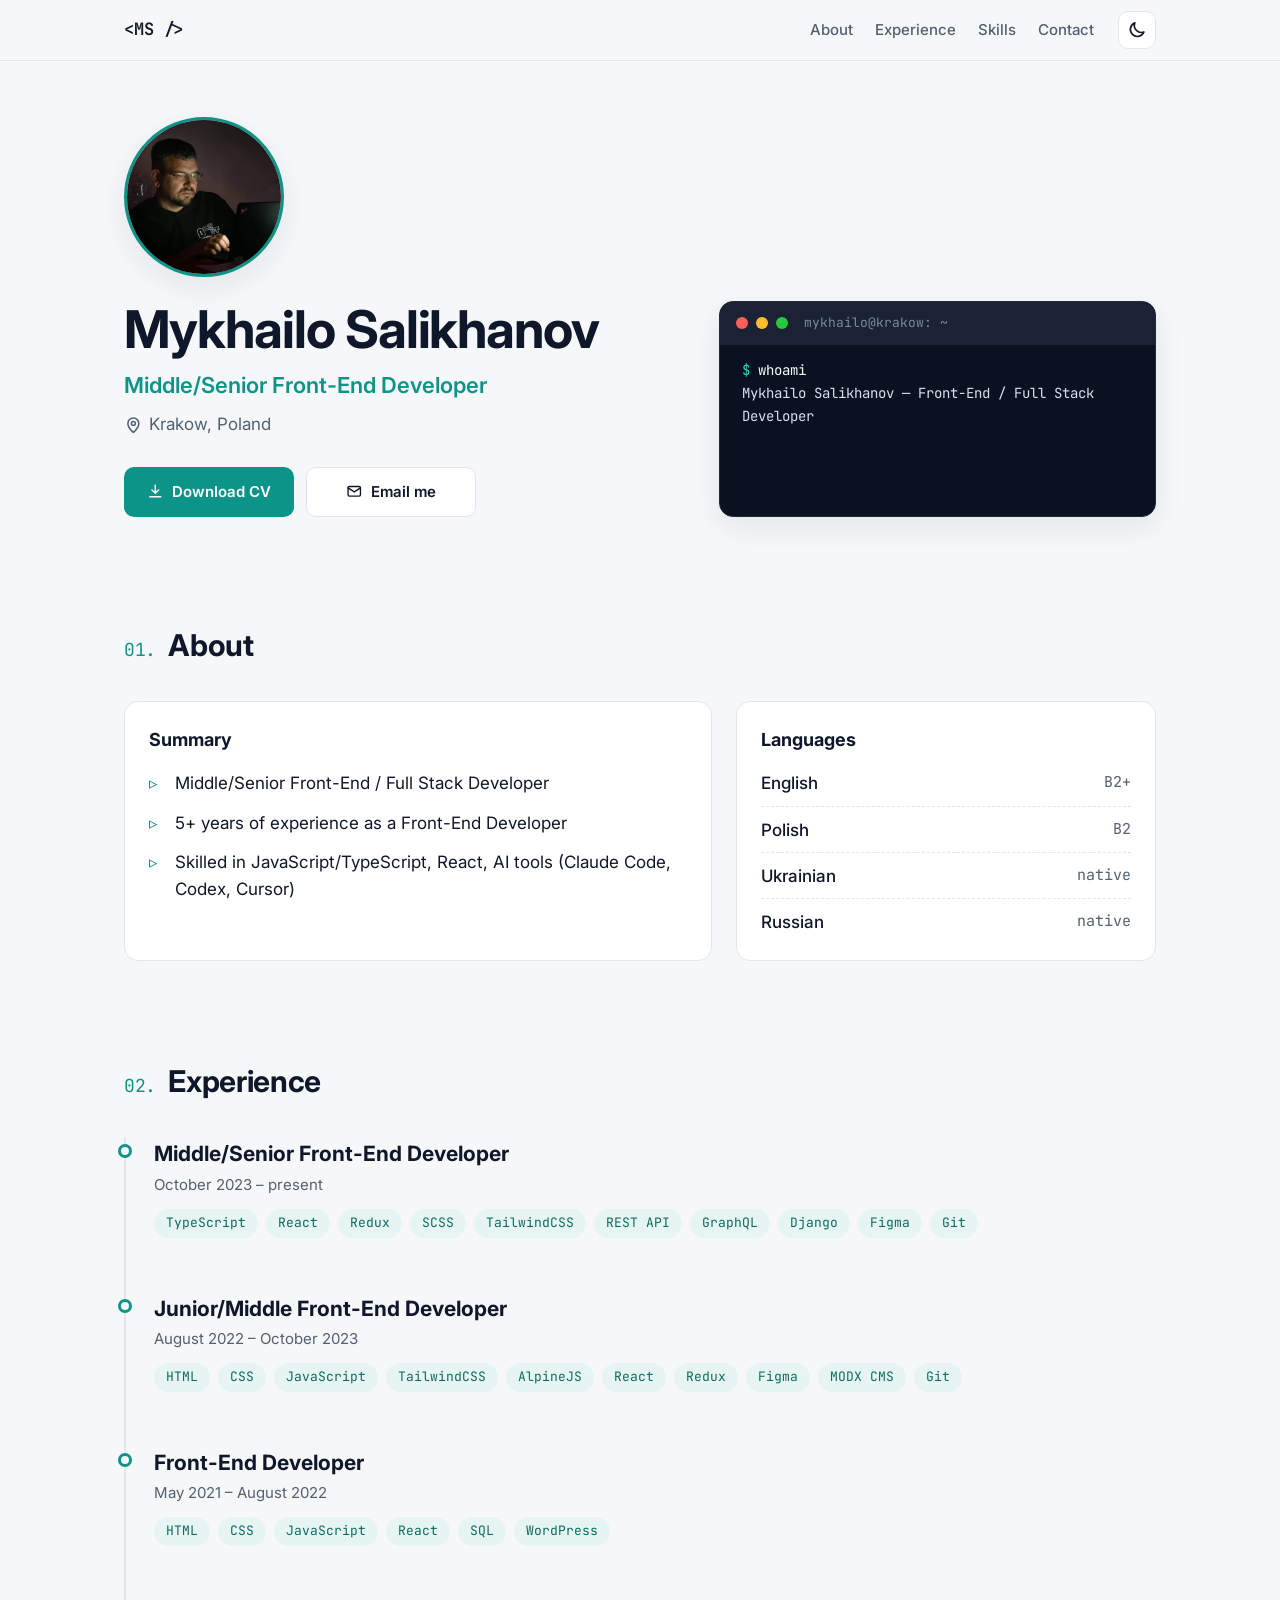
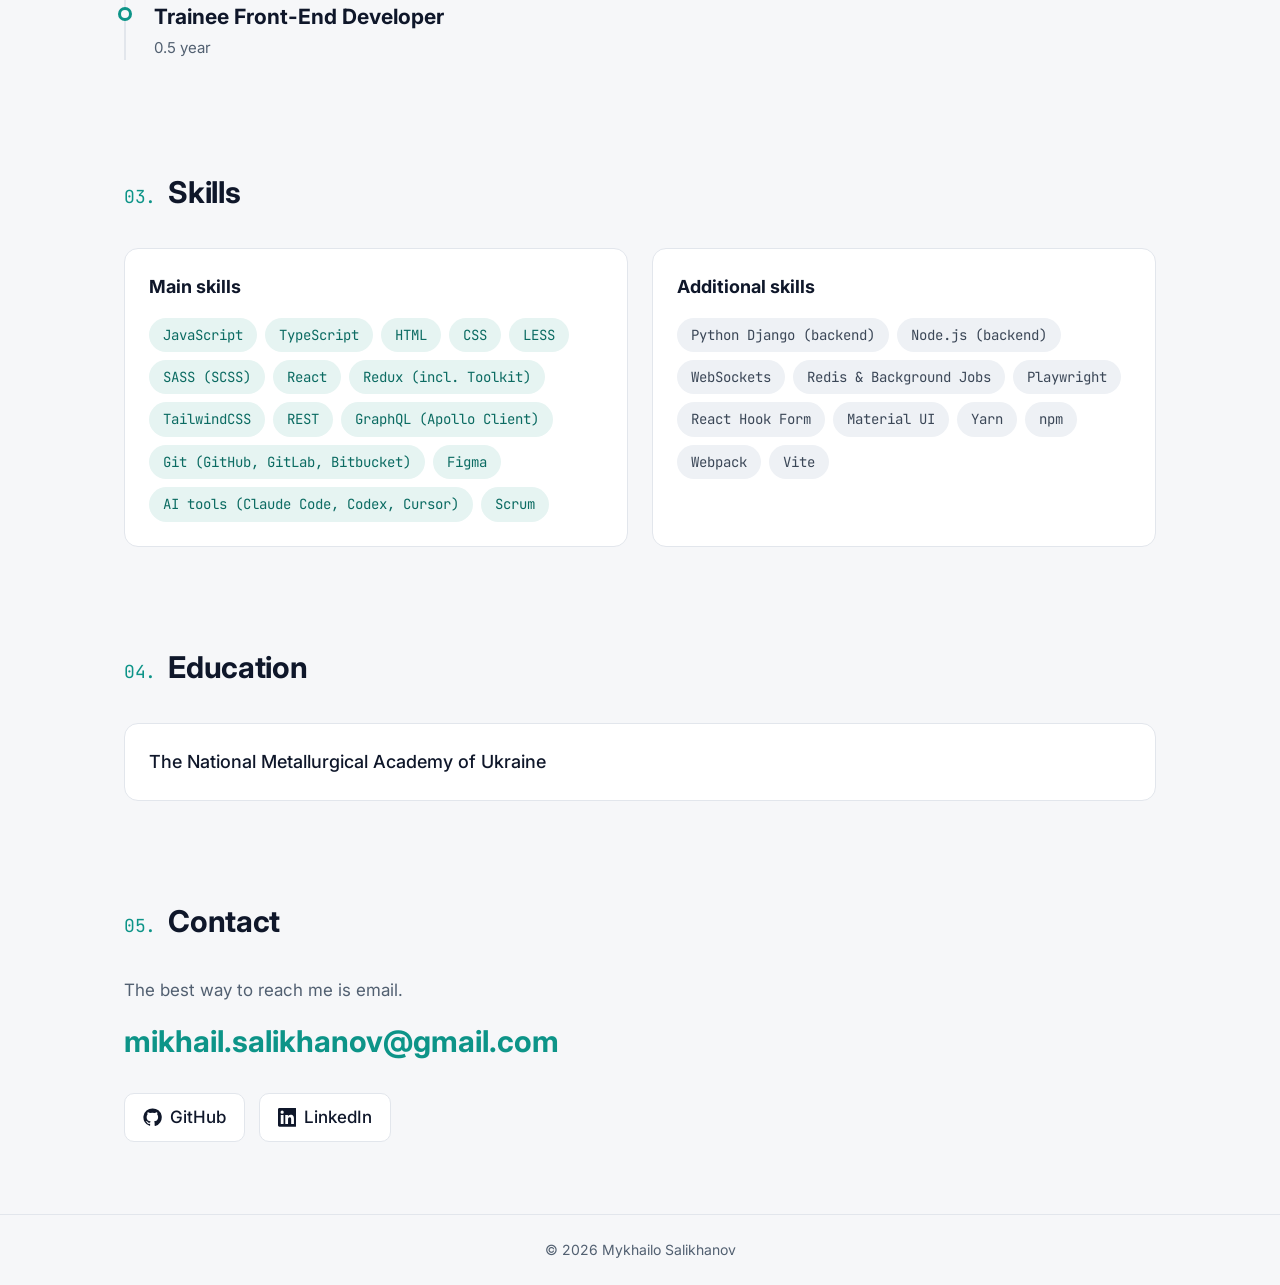
<file: index.html>
<!DOCTYPE html>
<html lang="en">
<head>
  <meta charset="utf-8">
  <meta name="viewport" content="width=device-width, initial-scale=1">
  <title>Mykhailo Salikhanov</title>
  <meta name="description" content="Mykhailo Salikhanov — Middle/Senior Front-End Developer in Krakow, Poland. TypeScript, React, Redux, AI tools.">
  <meta property="og:title" content="Mykhailo Salikhanov — Front-End Developer">
  <meta property="og:description" content="Middle/Senior Front-End Developer in Krakow, Poland. TypeScript, React, Redux, AI tools.">
  <meta property="og:url" content="https://mikhailsalikhanov.github.io/">
  <meta property="og:image" content="https://mikhailsalikhanov.github.io/assets/photo.jpg">
  <meta property="og:type" content="website">
  <link rel="icon" type="image/png" href="assets/favicon.png?v=2">
  <link rel="apple-touch-icon" href="assets/apple-touch-icon.png?v=1">
  <script>
    (function () {
      var theme;
      try { theme = localStorage.getItem('theme'); } catch (e) {}
      if (theme !== 'light' && theme !== 'dark') {
        theme = window.matchMedia('(prefers-color-scheme: light)').matches ? 'light' : 'dark';
      }
      document.documentElement.setAttribute('data-theme', theme);
      document.documentElement.classList.add('js');
    })();
  </script>
  <link rel="preconnect" href="https://fonts.googleapis.com">
  <link rel="preconnect" href="https://fonts.gstatic.com" crossorigin>
  <link href="https://fonts.googleapis.com/css2?family=Inter:wght@400;500;600;700;800&family=JetBrains+Mono:wght@400;600&display=swap" rel="stylesheet">
  <link rel="stylesheet" href="styles.css?v=8">
</head>
<body>
  <header class="header">
    <div class="container header-inner">
      <a href="#top" class="logo" aria-label="Back to top">&lt;MS /&gt;</a>
      <nav class="nav" aria-label="Main">
        <a href="#about">About</a>
        <a href="#experience">Experience</a>
        <a href="#skills">Skills</a>
        <a href="#contact">Contact</a>
      </nav>
      <button class="theme-toggle" id="theme-toggle" type="button" aria-label="Toggle dark / light theme">
        <svg class="icon-sun" viewBox="0 0 24 24" aria-hidden="true"><circle cx="12" cy="12" r="4.5"/><path d="M12 2v2.5M12 19.5V22M2 12h2.5M19.5 12H22M4.9 4.9l1.8 1.8M17.3 17.3l1.8 1.8M4.9 19.1l1.8-1.8M17.3 6.7l1.8-1.8"/></svg>
        <svg class="icon-moon" viewBox="0 0 24 24" aria-hidden="true"><path d="M20.5 14.5A8.5 8.5 0 0 1 9.5 3.5a8.5 8.5 0 1 0 11 11z"/></svg>
      </button>
    </div>
  </header>

  <main id="top">
    <section class="hero container">
      <img class="avatar" src="assets/avatar.jpg" alt="Mykhailo Salikhanov" width="160" height="160">
      <div class="hero-text">
        <h1>Mykhailo Salikhanov</h1>
        <p class="role">Middle/Senior Front-End Developer</p>
        <p class="location">
          <svg viewBox="0 0 24 24" aria-hidden="true"><path d="M12 21s-7-6.2-7-11.5a7 7 0 0 1 14 0C19 14.8 12 21 12 21z"/><circle cx="12" cy="9.5" r="2.5"/></svg>
          Krakow, Poland
        </p>
        <div class="hero-actions">
          <a class="btn btn-primary" href="assets/Mykhailo-Salikhanov-CV.pdf?v=2" download>
            <svg viewBox="0 0 24 24" aria-hidden="true"><path d="M12 3v12M7 10l5 5 5-5M4 20h16"/></svg>
            Download CV
          </a>
          <a class="btn btn-ghost" href="mailto:mikhail.salikhanov@gmail.com">
            <svg viewBox="0 0 24 24" aria-hidden="true"><rect x="3" y="5" width="18" height="14" rx="2"/><path d="M3 7l9 6 9-6"/></svg>
            Email me
          </a>
        </div>
      </div>

      <div class="terminal" aria-label="Terminal introduction">
        <div class="terminal-bar">
          <span class="dot dot-red"></span><span class="dot dot-yellow"></span><span class="dot dot-green"></span>
          <span class="terminal-title">mykhailo@krakow: ~</span>
        </div>
        <pre class="terminal-body" id="terminal" aria-live="off"></pre>
        <noscript>
          <pre class="terminal-body">$ whoami
Mykhailo Salikhanov — Front-End / Full Stack Developer
$ cat skills.txt
TypeScript · React · Redux · AI tools</pre>
        </noscript>
      </div>
    </section>

    <section id="about" class="section container reveal">
      <h2 class="section-title"><span>01.</span> About</h2>
      <div class="about-grid">
        <div class="card">
          <h3 class="card-title">Summary</h3>
          <ul class="summary">
            <li>Middle/Senior Front-End / Full Stack Developer</li>
            <li>5+ years of experience as a Front-End Developer</li>
            <li>Skilled in JavaScript/TypeScript, React, AI tools (Claude Code, Codex, Cursor)</li>
          </ul>
        </div>
        <div class="card">
          <h3 class="card-title">Languages</h3>
          <dl class="languages">
            <div><dt>English</dt><dd>B2+</dd></div>
            <div><dt>Polish</dt><dd>B2</dd></div>
            <div><dt>Ukrainian</dt><dd>native</dd></div>
            <div><dt>Russian</dt><dd>native</dd></div>
          </dl>
        </div>
      </div>
    </section>

    <section id="experience" class="section container reveal">
      <h2 class="section-title"><span>02.</span> Experience</h2>
      <ol class="timeline">
        <li class="job">
          <div class="job-head">
            <h3>Middle/Senior Front-End Developer</h3>
            <p class="job-meta">October 2023 – present</p>
          </div>
          <ul class="chips">
            <li>TypeScript</li><li>React</li><li>Redux</li><li>SCSS</li><li>TailwindCSS</li><li>REST API</li><li>GraphQL</li><li>Django</li><li>Figma</li><li>Git</li>
          </ul>
        </li>

        <li class="job">
          <div class="job-head">
            <h3>Junior/Middle Front-End Developer</h3>
            <p class="job-meta">August 2022 – October 2023</p>
          </div>
          <ul class="chips">
            <li>HTML</li><li>CSS</li><li>JavaScript</li><li>TailwindCSS</li><li>AlpineJS</li><li>React</li><li>Redux</li><li>Figma</li><li>MODX CMS</li><li>Git</li>
          </ul>
        </li>

        <li class="job">
          <div class="job-head">
            <h3>Front-End Developer</h3>
            <p class="job-meta">May 2021 – August 2022</p>
          </div>
          <ul class="chips">
            <li>HTML</li><li>CSS</li><li>JavaScript</li><li>React</li><li>SQL</li><li>WordPress</li>
          </ul>
        </li>

        <li class="job">
          <div class="job-head">
            <h3>Trainee Front-End Developer</h3>
            <p class="job-meta">0.5 year</p>
          </div>
        </li>
      </ol>
    </section>

    <section id="skills" class="section container reveal">
      <h2 class="section-title"><span>03.</span> Skills</h2>
      <div class="skills-grid">
        <div class="card">
          <h3 class="card-title">Main skills</h3>
          <ul class="chips chips-lg">
            <li>JavaScript</li><li>TypeScript</li><li>HTML</li><li>CSS</li><li>LESS</li><li>SASS (SCSS)</li>
            <li>React</li><li>Redux (incl. Toolkit)</li><li>TailwindCSS</li><li>REST</li><li>GraphQL (Apollo Client)</li>
            <li>Git (GitHub, GitLab, Bitbucket)</li><li>Figma</li><li>AI tools (Claude Code, Codex, Cursor)</li><li>Scrum</li>
          </ul>
        </div>
        <div class="card">
          <h3 class="card-title">Additional skills</h3>
          <ul class="chips chips-lg chips-muted">
            <li>Python Django (backend)</li><li>Node.js (backend)</li><li>WebSockets</li>
            <li>Redis &amp; Background Jobs</li><li>Playwright</li><li>React Hook Form</li><li>Material UI</li>
            <li>Yarn</li><li>npm</li><li>Webpack</li><li>Vite</li>
          </ul>
        </div>
      </div>
    </section>

    <section id="education" class="section container reveal">
      <h2 class="section-title"><span>04.</span> Education</h2>
      <div class="card">
        <p class="edu">The National Metallurgical Academy of Ukraine</p>
      </div>
    </section>

    <section id="contact" class="section container reveal contact">
      <h2 class="section-title"><span>05.</span> Contact</h2>
      <p class="contact-lead">The best way to reach me is email.</p>
      <a class="contact-email" href="mailto:mikhail.salikhanov@gmail.com">mikhail.salikhanov@gmail.com</a>
      <div class="socials">
        <a href="https://github.com/MikhailSalikhanov" target="_blank" rel="noopener" aria-label="GitHub">
          <svg viewBox="0 0 24 24" aria-hidden="true" class="fill"><path d="M12 .5a11.5 11.5 0 0 0-3.64 22.41c.58.1.79-.25.79-.56v-2c-3.2.7-3.88-1.37-3.88-1.37-.52-1.34-1.28-1.69-1.28-1.69-1.05-.72.08-.7.08-.7 1.16.08 1.77 1.19 1.77 1.19 1.03 1.77 2.7 1.26 3.36.96.1-.75.4-1.26.73-1.55-2.55-.29-5.24-1.28-5.24-5.69 0-1.26.45-2.29 1.19-3.1-.12-.29-.52-1.46.11-3.05 0 0 .97-.31 3.17 1.18a11 11 0 0 1 5.77 0c2.2-1.49 3.17-1.18 3.17-1.18.63 1.59.23 2.76.11 3.05.74.81 1.19 1.84 1.19 3.1 0 4.42-2.69 5.39-5.26 5.68.41.36.78 1.06.78 2.14v3.17c0 .31.21.67.8.56A11.5 11.5 0 0 0 12 .5z"/></svg>
          GitHub
        </a>
        <a href="https://www.linkedin.com/in/mikhail-salikhanov/" target="_blank" rel="noopener" aria-label="LinkedIn">
          <svg viewBox="0 0 24 24" aria-hidden="true" class="fill"><path d="M20.45 20.45h-3.56v-5.57c0-1.33-.02-3.04-1.85-3.04-1.85 0-2.14 1.45-2.14 2.94v5.67H9.35V9h3.41v1.56h.05c.48-.9 1.64-1.85 3.37-1.85 3.6 0 4.27 2.37 4.27 5.46v6.28zM5.34 7.43a2.06 2.06 0 1 1 0-4.13 2.06 2.06 0 0 1 0 4.13zM7.12 20.45H3.56V9h3.56v11.45zM22.22 0H1.77C.79 0 0 .77 0 1.73v20.54C0 23.23.79 24 1.77 24h20.45c.98 0 1.78-.77 1.78-1.73V1.73C24 .77 23.2 0 22.22 0z"/></svg>
          LinkedIn
        </a>
      </div>
    </section>
  </main>

  <footer class="footer">
    <div class="container">© 2026 Mykhailo Salikhanov</div>
  </footer>

  <script src="script.js?v=4"></script>
</body>
</html>
</file>
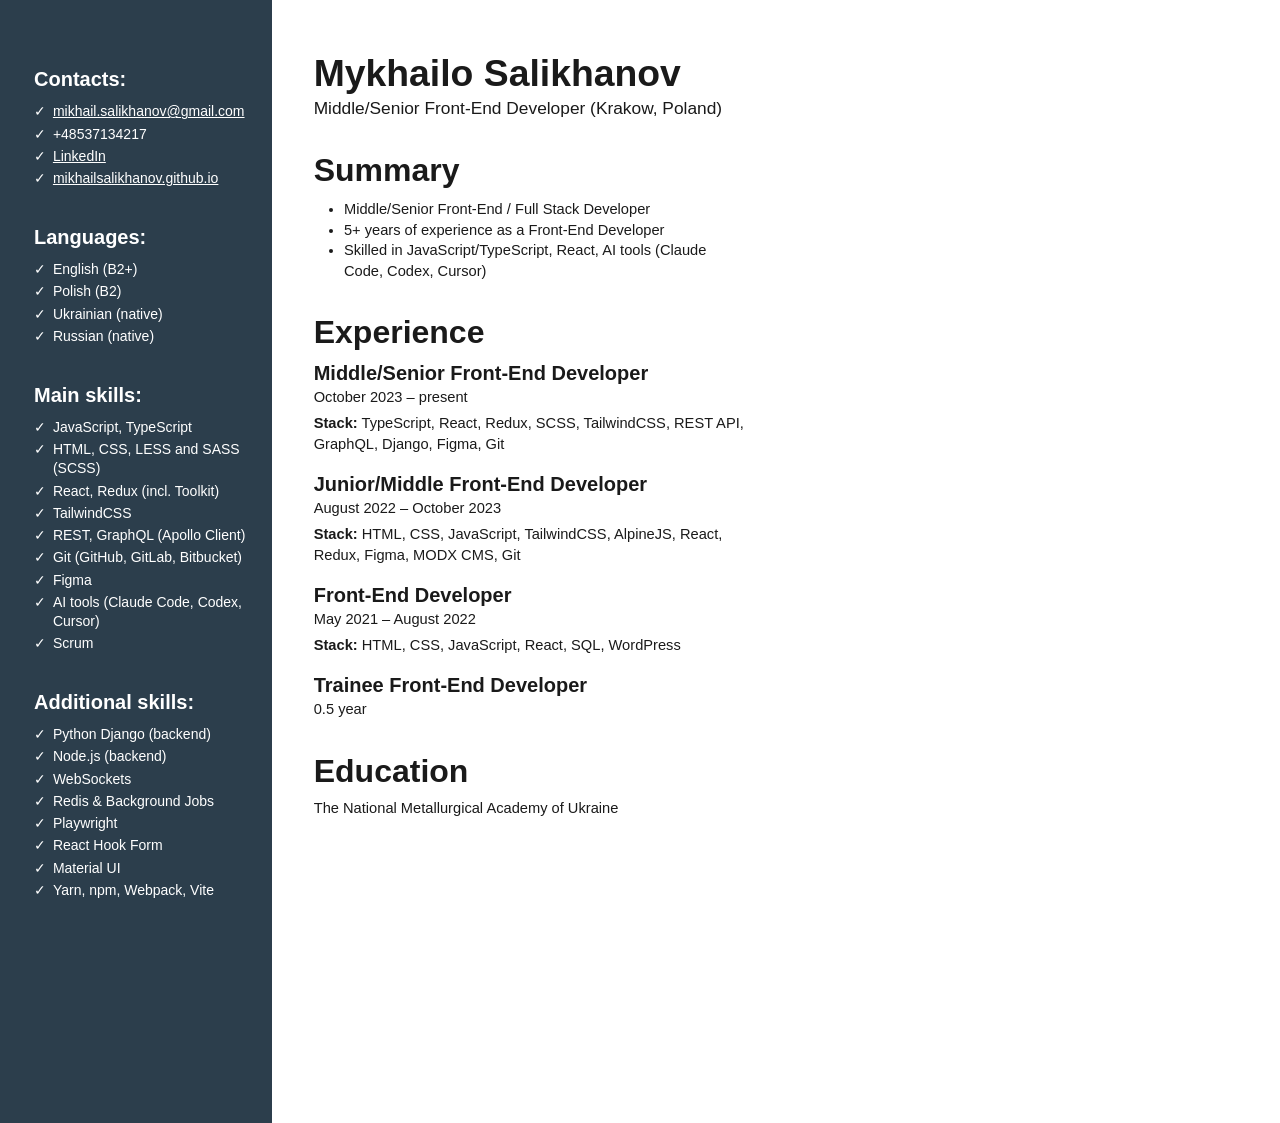
<file: _cv/cv.html>
<!DOCTYPE html>
<html lang="en">
<head>
  <meta charset="utf-8">
  <title>Mykhailo Salikhanov — CV</title>
  <style>
    @page { size: A4; margin: 0; }
    * { box-sizing: border-box; }
    html, body { margin: 0; padding: 0; }
    body {
      font-family: Arial, Helvetica, sans-serif;
      color: #1a1a1a;
      -webkit-print-color-adjust: exact;
      print-color-adjust: exact;
    }
    .page { display: flex; width: 210mm; height: 297mm; overflow: hidden; }

    .sidebar {
      width: 72mm;
      background: #2c3e4c;
      color: #ffffff;
      padding: 18mm 7mm 12mm 9mm;
    }
    .sidebar h2 { font-size: 15pt; margin: 0 0 3mm; }
    .sidebar ul { list-style: none; margin: 0 0 10mm; padding: 0; }
    .sidebar li { font-size: 10.5pt; line-height: 1.35; margin-bottom: 0.9mm; padding-left: 5mm; position: relative; }
    .sidebar li::before { content: "✓"; position: absolute; left: 0; }
    .sidebar a { color: #ffffff; }

    .main { flex: 1; padding: 14mm 12mm 12mm 11mm; }
    h1 { font-size: 28pt; margin: 0; line-height: 1.1; }
    .subtitle { font-size: 13pt; margin: 1mm 0 0; }
    .main h2 { font-size: 24pt; margin: 9mm 0 3mm; line-height: 1.1; }
    .summary { margin: 0; padding-left: 8mm; }
    .summary li { font-size: 11pt; line-height: 1.4; }

    .job { margin-bottom: 5mm; }
    .job h3 { font-size: 15pt; margin: 0; }
    .job .dates { font-size: 11pt; margin: 0.5mm 0 1.5mm; }
    .job p { font-size: 11pt; margin: 0; line-height: 1.4; }

    .edu { font-size: 11pt; margin: 0; }
  </style>
</head>
<body>
  <div class="page">
    <aside class="sidebar">
      <h2>Contacts:</h2>
      <ul>
        <li><a href="mailto:mikhail.salikhanov@gmail.com">mikhail.salikhanov@gmail.com</a></li>
        <li>+48537134217</li>
        <li><a href="https://www.linkedin.com/in/mikhail-salikhanov/">LinkedIn</a></li>
        <li><a href="https://mikhailsalikhanov.github.io/">mikhailsalikhanov.github.io</a></li>
      </ul>

      <h2>Languages:</h2>
      <ul>
        <li>English (B2+)</li>
        <li>Polish (B2)</li>
        <li>Ukrainian (native)</li>
        <li>Russian (native)</li>
      </ul>

      <h2>Main skills:</h2>
      <ul>
        <li>JavaScript, TypeScript</li>
        <li>HTML, CSS, LESS and SASS (SCSS)</li>
        <li>React, Redux (incl. Toolkit)</li>
        <li>TailwindCSS</li>
        <li>REST, GraphQL (Apollo Client)</li>
        <li>Git (GitHub, GitLab, Bitbucket)</li>
        <li>Figma</li>
        <li>AI tools (Claude Code, Codex, Cursor)</li>
        <li>Scrum</li>
      </ul>

      <h2>Additional skills:</h2>
      <ul>
        <li>Python Django (backend)</li>
        <li>Node.js (backend)</li>
        <li>WebSockets</li>
        <li>Redis &amp; Background Jobs</li>
        <li>Playwright</li>
        <li>React Hook Form</li>
        <li>Material UI</li>
        <li>Yarn, npm, Webpack, Vite</li>
      </ul>
    </aside>

    <main class="main">
      <h1>Mykhailo Salikhanov</h1>
      <p class="subtitle">Middle/Senior Front-End Developer (Krakow, Poland)</p>

      <h2>Summary</h2>
      <ul class="summary">
        <li>Middle/Senior Front-End / Full Stack Developer</li>
        <li>5+ years of experience as a Front-End Developer</li>
        <li>Skilled in JavaScript/TypeScript, React, AI tools (Claude Code, Codex, Cursor)</li>
      </ul>

      <h2>Experience</h2>
      <div class="job">
        <h3>Middle/Senior Front-End Developer</h3>
        <p class="dates">October 2023 – present</p>
        <p><strong>Stack:</strong> TypeScript, React, Redux, SCSS, TailwindCSS, REST API, GraphQL, Django, Figma, Git</p>
      </div>
      <div class="job">
        <h3>Junior/Middle Front-End Developer</h3>
        <p class="dates">August 2022 – October 2023</p>
        <p><strong>Stack:</strong> HTML, CSS, JavaScript, TailwindCSS, AlpineJS, React, Redux, Figma, MODX CMS, Git</p>
      </div>
      <div class="job">
        <h3>Front-End Developer</h3>
        <p class="dates">May 2021 – August 2022</p>
        <p><strong>Stack:</strong> HTML, CSS, JavaScript, React, SQL, WordPress</p>
      </div>
      <div class="job">
        <h3>Trainee Front-End Developer</h3>
        <p class="dates">0.5 year</p>
      </div>

      <h2>Education</h2>
      <p class="edu">The National Metallurgical Academy of Ukraine</p>
    </main>
  </div>
</body>
</html>
</file>
<file: styles.css>
:root {
  --bg: #f6f7f9;
  --surface: #ffffff;
  --text: #0f172a;
  --muted: #526071;
  --border: #e2e6ec;
  --accent: #0d9488;
  --accent-contrast: #ffffff;
  --chip-bg: #e6f4f2;
  --chip-text: #0b6b62;
  --chip-muted-bg: #eef1f5;
  --chip-muted-text: #3b4757;
  --terminal-bg: #0b1120;
  --terminal-bar: #1a2233;
  --terminal-text: #d6e2f0;
  --terminal-prompt: #2dd4bf;
  --header-bg: rgba(246, 247, 249, 0.85);
  --shadow: 0 10px 30px rgba(15, 23, 42, 0.08);

  --font: "Inter", system-ui, -apple-system, "Segoe UI", Roboto, sans-serif;
  --mono: "JetBrains Mono", ui-monospace, SFMono-Regular, Menlo, monospace;
}

[data-theme="dark"] {
  --bg: #0b1120;
  --surface: #121a2b;
  --text: #e6ebf2;
  --muted: #94a3b8;
  --border: #1f2a3d;
  --accent: #2dd4bf;
  --accent-contrast: #0b1120;
  --chip-bg: rgba(45, 212, 191, 0.12);
  --chip-text: #5eead4;
  --chip-muted-bg: #1a2336;
  --chip-muted-text: #b6c2d3;
  --terminal-bg: #060a14;
  --terminal-bar: #141c2c;
  --header-bg: rgba(11, 17, 32, 0.85);
  --shadow: 0 10px 30px rgba(0, 0, 0, 0.35);
}

*,
*::before,
*::after { box-sizing: border-box; }

html { scroll-behavior: smooth; scroll-padding-top: 72px; }

body {
  margin: 0;
  font-family: var(--font);
  font-size: 17px;
  line-height: 1.6;
  color: var(--text);
  background: var(--bg);
  transition: background-color 0.25s, color 0.25s;
}

a { color: var(--accent); text-decoration: none; }
a:hover { text-decoration: underline; }

svg { width: 1.1em; height: 1.1em; fill: none; stroke: currentColor; stroke-width: 2; stroke-linecap: round; stroke-linejoin: round; flex-shrink: 0; }
svg.fill { fill: currentColor; stroke: none; }

.container { width: 100%; max-width: 1080px; margin: 0 auto; padding: 0 24px; }

/* Header */
.header {
  position: sticky;
  top: 0;
  z-index: 10;
  background: var(--header-bg);
  backdrop-filter: blur(10px);
  -webkit-backdrop-filter: blur(10px);
  border-bottom: 1px solid var(--border);
}
.header-inner { display: flex; align-items: center; gap: 24px; height: 60px; }
.logo { font-family: var(--mono); font-weight: 600; color: var(--text); margin-right: auto; }
.logo:hover { text-decoration: none; color: var(--accent); }
.nav { display: flex; gap: 22px; }
.nav a { color: var(--muted); font-size: 15px; font-weight: 500; }
.nav a:hover { color: var(--accent); text-decoration: none; }

.theme-toggle {
  display: grid;
  place-items: center;
  width: 38px;
  height: 38px;
  border-radius: 10px;
  border: 1px solid var(--border);
  background: var(--surface);
  color: var(--text);
  cursor: pointer;
  font-size: 18px;
}
.theme-toggle:hover { color: var(--accent); border-color: var(--accent); }
[data-theme="dark"] .icon-moon,
[data-theme="light"] .icon-sun { display: none; }

/* Hero */
.hero {
  display: grid;
  grid-template-columns: 1.25fr 1fr;
  grid-template-rows: auto auto;
  column-gap: 48px;
  row-gap: 24px;
  padding-top: 56px;
  padding-bottom: 32px;
}
.hero .avatar { grid-column: 1; grid-row: 1; }
.hero-text { grid-column: 1; grid-row: 2; }
/* Row height comes from the text block only; the terminal fills it */
.hero .terminal { grid-column: 2; grid-row: 2; display: flex; flex-direction: column; height: 0; min-height: 100%; }
.hero .terminal .terminal-body { flex: 1; min-height: 0; padding: 14px 22px; font-size: 14px; line-height: 1.65; overflow: hidden; }
.avatar {
  width: 160px;
  height: 160px;
  border-radius: 50%;
  object-fit: cover;
  border: 3px solid var(--accent);
  box-shadow: var(--shadow);
  display: block;
}
.hero h1 { font-size: clamp(34px, 5vw, 52px); line-height: 1.1; margin: 0 0 10px; letter-spacing: -0.02em; }
.role { font-size: clamp(18px, 2.2vw, 22px); color: var(--accent); font-weight: 600; margin: 0 0 8px; }
.location { display: flex; align-items: center; gap: 6px; color: var(--muted); margin: 0 0 28px; }

.hero-actions { display: flex; flex-wrap: wrap; gap: 12px; }
.hero-actions .btn { min-width: 170px; justify-content: center; }
.btn {
  display: inline-flex;
  align-items: center;
  gap: 8px;
  padding: 12px 20px;
  border-radius: 10px;
  font-weight: 600;
  font-size: 15px;
  border: 1px solid transparent;
  transition: transform 0.15s, box-shadow 0.15s;
}
.btn:hover { text-decoration: none; transform: translateY(-2px); box-shadow: var(--shadow); }
.btn-primary { background: var(--accent); color: var(--accent-contrast); }
.btn-ghost { border-color: var(--border); color: var(--text); background: var(--surface); }

/* Terminal */
.terminal {
  background: var(--terminal-bg);
  border-radius: 14px;
  box-shadow: var(--shadow);
  overflow: hidden;
  border: 1px solid #1f2a3d;
}
.terminal-bar { display: flex; align-items: center; gap: 8px; padding: 11px 16px; background: var(--terminal-bar); }
.dot { width: 12px; height: 12px; border-radius: 50%; }
.dot-red { background: #ff5f57; }
.dot-yellow { background: #febc2e; }
.dot-green { background: #28c840; }
.terminal-title { margin-left: 8px; font-family: var(--mono); font-size: 13px; color: #7b8aa3; }
.terminal-body {
  margin: 0;
  padding: 20px 22px 26px;
  min-height: 190px;
  font-family: var(--mono);
  font-size: 15px;
  line-height: 1.75;
  color: var(--terminal-text);
  white-space: pre-wrap;
  word-break: break-word;
}
.terminal-body .prompt { color: var(--terminal-prompt); }
.terminal-body .cmd { color: #ffffff; }
.cursor {
  display: inline-block;
  width: 9px;
  height: 1.15em;
  vertical-align: text-bottom;
  background: var(--terminal-prompt);
  animation: blink 1s steps(1) infinite;
}
@keyframes blink { 50% { opacity: 0; } }

/* Sections */
.section { padding-top: 72px; padding-bottom: 24px; }
.section-title { display: flex; align-items: baseline; gap: 12px; font-size: 30px; margin: 0 0 32px; letter-spacing: -0.01em; }
.section-title span { font-family: var(--mono); font-size: 18px; color: var(--accent); font-weight: 400; }

.card {
  background: var(--surface);
  border: 1px solid var(--border);
  border-radius: 14px;
  padding: 24px;
}
.card-title { margin: 0 0 16px; font-size: 18px; }

/* About */
.about-grid { display: grid; grid-template-columns: 1.4fr 1fr; gap: 24px; align-items: stretch; }
.summary { margin: 0; padding: 0; list-style: none; display: grid; gap: 12px; }
.summary li { position: relative; padding-left: 26px; }
.summary li::before { content: "▹"; position: absolute; left: 0; color: var(--accent); }
.languages { margin: 0; display: grid; gap: 10px; }
.languages div { display: flex; justify-content: space-between; border-bottom: 1px dashed var(--border); padding-bottom: 8px; }
.languages div:last-child { border-bottom: 0; padding-bottom: 0; }
.languages dt { font-weight: 500; }
.languages dd { margin: 0; color: var(--muted); font-family: var(--mono); font-size: 15px; }

/* Experience */
.timeline { list-style: none; margin: 0; padding: 0 0 0 28px; border-left: 2px solid var(--border); }
.job { position: relative; padding-bottom: 40px; }
.job:last-child { padding-bottom: 0; }
.job::before {
  content: "";
  position: absolute;
  left: -36px;
  top: 7px;
  width: 14px;
  height: 14px;
  border-radius: 50%;
  background: var(--bg);
  border: 3px solid var(--accent);
}
.job h3 { margin: 0; font-size: 21px; }
.job-meta { margin: 2px 0 12px; color: var(--muted); font-size: 15px; }

/* Chips */
.chips { list-style: none; margin: 0 0 14px; padding: 0; display: flex; flex-wrap: wrap; gap: 8px; }
.chips li {
  padding: 4px 12px;
  border-radius: 999px;
  background: var(--chip-bg);
  color: var(--chip-text);
  font-family: var(--mono);
  font-size: 13px;
}
.chips-lg li { font-size: 14px; padding: 6px 14px; }
.chips-muted li { background: var(--chip-muted-bg); color: var(--chip-muted-text); }
.skills-grid { display: grid; grid-template-columns: 1fr 1fr; gap: 24px; }
.skills-grid .chips { margin-bottom: 0; }

/* Education */
.edu { margin: 0; font-size: 18px; font-weight: 500; }

/* Contact */
.contact { padding-bottom: 72px; }
.contact-lead { color: var(--muted); margin: 0 0 12px; }
.contact-email { display: inline-block; font-size: clamp(20px, 3.4vw, 30px); font-weight: 700; margin-bottom: 28px; word-break: break-all; }
.socials { display: flex; gap: 14px; flex-wrap: wrap; }
.socials a {
  display: inline-flex;
  align-items: center;
  gap: 8px;
  padding: 10px 18px;
  border-radius: 10px;
  border: 1px solid var(--border);
  background: var(--surface);
  color: var(--text);
  font-weight: 500;
}
.socials a:hover { text-decoration: none; color: var(--accent); border-color: var(--accent); }

.footer { border-top: 1px solid var(--border); padding: 24px 0; color: var(--muted); font-size: 14px; text-align: center; }

/* Scroll reveal (only hidden when JS is running) */
.js .reveal { opacity: 0; transform: translateY(24px); transition: opacity 0.6s ease, transform 0.6s ease; }
.js .reveal.visible { opacity: 1; transform: none; }

@media (prefers-reduced-motion: reduce) {
  html { scroll-behavior: auto; }
  .js .reveal { opacity: 1; transform: none; transition: none; }
  .cursor { animation: none; }
}

/* Responsive */
@media (max-width: 960px) {
  .hero { grid-template-columns: 1fr; min-height: 0; row-gap: 24px; padding-top: 36px; }
  .hero .avatar,
  .hero-text,
  .hero .terminal { grid-column: 1; grid-row: auto; }
  .hero .terminal { margin-top: 12px; height: auto; min-height: 0; }
  .hero .terminal .terminal-body { min-height: 180px; }
  .about-grid,
  .skills-grid { grid-template-columns: 1fr; }
}

@media (max-width: 600px) {
  body { font-size: 16px; }
  .container { padding: 0 16px; }
  .nav { display: none; }
  .avatar { width: 128px; height: 128px; }
  .terminal-body { font-size: 13px; padding: 16px; min-height: 170px; }
  .section { padding-top: 56px; }
  .section-title { font-size: 26px; }
  .summary li { font-size: 16px; }
  .timeline { padding-left: 22px; }
  .job::before { left: -30px; }
}
</file>
